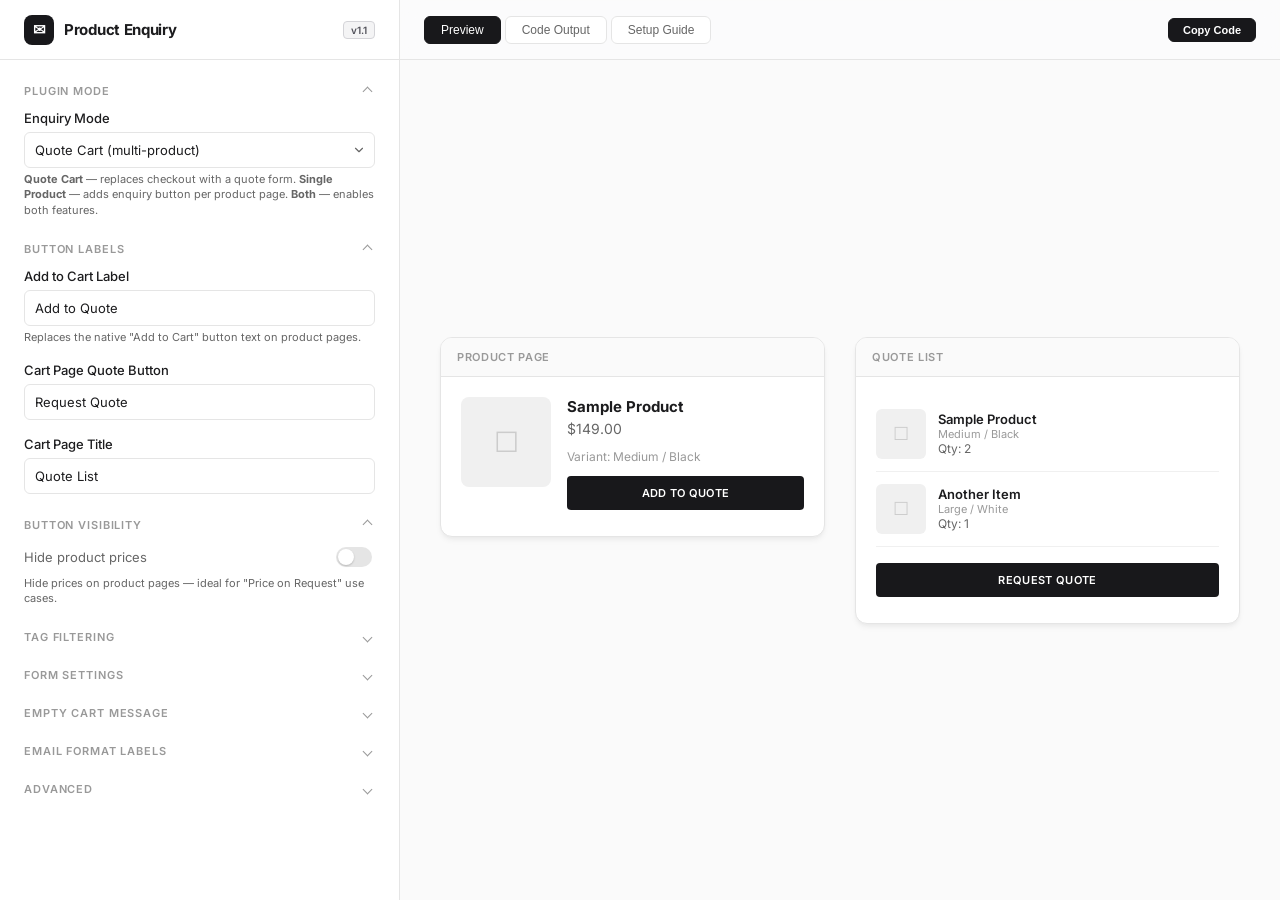
<file: config-generator.html>
<!DOCTYPE html>
<html lang="en">
<head>
<meta charset="UTF-8" />
<meta name="viewport" content="width=device-width, initial-scale=1.0" />
<title>SDL Product Enquiry — Config Generator</title>

<link rel="preconnect" href="https://fonts.googleapis.com">
<link rel="preconnect" href="https://fonts.gstatic.com" crossorigin>
<link href="https://fonts.googleapis.com/css2?family=Inter:wght@400;500;600;700&family=JetBrains+Mono:wght@400;500&display=swap" rel="stylesheet">

<style>
:root {
  --bg-body: #F5F5F7;
  --bg-sidebar: #FFFFFF;
  --text-main: #1C1C1E;
  --text-secondary: #666666;
  --text-tertiary: #999999;
  --border-light: #E5E5E5;
  --border-hover: #D4D4D4;
  --border-active: #18181B;
  --accent: #18181B;
  --accent-hover: #09090B;
  --accent-contrast: #FFFFFF;
  --shadow-sm: 0 1px 2px rgba(0,0,0,0.04);
  --shadow-md: 0 4px 6px -1px rgba(0,0,0,0.05), 0 2px 4px -1px rgba(0,0,0,0.03);
  --shadow-lg: 0 20px 40px -12px rgba(0,0,0,0.18);
  --radius-sm: 6px;
  --radius-md: 8px;
  --radius-lg: 12px;
  --sidebar-width: 400px;
  --header-height: 60px;
}

* { box-sizing: border-box; outline: none; }

body {
  font-family: 'Inter', sans-serif;
  background: var(--bg-body);
  color: var(--text-main);
  margin: 0; padding: 0;
  height: 100vh;
  display: flex;
  overflow: hidden;
  font-size: 13px;
  -webkit-font-smoothing: antialiased;
}

/* ── SIDEBAR ─────────────────────────────────────────────────────────── */
.sidebar {
  width: var(--sidebar-width);
  background: var(--bg-sidebar);
  border-right: 1px solid var(--border-light);
  display: flex;
  flex-direction: column;
  z-index: 20;
  flex-shrink: 0;
}
.sidebar-header {
  height: var(--header-height);
  padding: 0 24px;
  border-bottom: 1px solid var(--border-light);
  display: flex; align-items: center; justify-content: space-between;
  background: rgba(255,255,255,0.85);
  backdrop-filter: blur(10px);
  flex-shrink: 0;
}
.sidebar-header h2 {
  font-size: 15px; font-weight: 700; margin: 0;
  display: flex; align-items: center; gap: 10px; letter-spacing: -0.02em;
}
.brand-icon {
  width: 30px; height: 30px; background: var(--accent); color: #fff;
  border-radius: 8px; display: inline-flex; align-items: center; justify-content: center; flex-shrink: 0;
  font-size: 15px;
}
.sidebar-header .badge {
  font-size: 10px; background: #F4F4F5; padding: 2px 7px; border-radius: 4px;
  color: #52525B; font-weight: 600; border: 1px solid #D4D4D8;
}
.sidebar-content { flex: 1; overflow-y: auto; padding: 24px; }
.sidebar-content::-webkit-scrollbar { width: 6px; }
.sidebar-content::-webkit-scrollbar-thumb { background: #E5E5E5; border-radius: 3px; }
.sidebar-content::-webkit-scrollbar-thumb:hover { background: #D4D4D4; }

/* ── GROUPS ──────────────────────────────────────────────────────────── */
.group { margin-bottom: 24px; }
.group-header {
  font-size: 11px; font-weight: 600; text-transform: uppercase; letter-spacing: 0.08em;
  color: var(--text-tertiary); margin-bottom: 12px; cursor: pointer;
  display: flex; align-items: center; justify-content: space-between; transition: color 0.2s;
  user-select: none;
}
.group-header:hover { color: var(--text-main); }
.group-header::after {
  content: ''; width: 6px; height: 6px;
  border-right: 1.5px solid currentColor; border-bottom: 1.5px solid currentColor;
  transform: rotate(45deg); transition: transform 0.2s; margin-right: 4px;
}
.group.open .group-header::after { transform: rotate(-135deg); }
.group-body { display: none; }
.group.open .group-body { display: block; animation: slideIn 0.2s ease-out; }
@keyframes slideIn { from { opacity: 0; transform: translateY(-5px); } to { opacity: 1; transform: translateY(0); } }

/* ── CONTROLS ────────────────────────────────────────────────────────── */
.control-row { margin-bottom: 16px; }
label { display: block; font-size: 13px; font-weight: 500; margin-bottom: 6px; color: var(--text-main); }
.helper { font-size: 11px; color: var(--text-secondary); margin-top: 4px; line-height: 1.4; }

input[type="text"], input[type="number"], select {
  width: 100%; height: 36px; padding: 0 10px;
  font-family: inherit; font-size: 13px;
  border: 1px solid var(--border-light); border-radius: var(--radius-sm);
  background: #fff; color: var(--text-main); transition: all 0.15s; appearance: none;
}
input:hover, select:hover { border-color: var(--border-hover); }
input:focus, select:focus { border-color: var(--border-active); box-shadow: 0 0 0 3px rgba(0,0,0,0.08); }
select {
  background-image: url("data:image/svg+xml;charset=UTF-8,%3csvg xmlns='http://www.w3.org/2000/svg' viewBox='0 0 24 24' fill='none' stroke='%23666' stroke-width='2' stroke-linecap='round' stroke-linejoin='round'%3e%3cpolyline points='6 9 12 15 18 9'%3e%3c/polyline%3e%3c/svg%3e");
  background-repeat: no-repeat; background-position: right 8px center; background-size: 14px; padding-right: 30px;
}

.toggle-row {
  display: flex; align-items: center; justify-content: space-between;
  margin-bottom: 12px; min-height: 24px;
}
.toggle-row label { margin: 0; font-weight: 400; color: var(--text-secondary); }
input[type="checkbox"] {
  appearance: none; width: 36px; height: 20px; background: #E5E5E5; border-radius: 20px;
  position: relative; cursor: pointer; transition: 0.2s; border: none; flex-shrink: 0;
}
input[type="checkbox"]::after {
  content: ''; position: absolute; top: 2px; left: 2px; width: 16px; height: 16px;
  background: #fff; border-radius: 50%; box-shadow: 0 1px 2px rgba(0,0,0,0.2);
  transition: 0.2s cubic-bezier(0.4, 0.0, 0.2, 1);
}
input[type="checkbox"]:checked { background: var(--accent); }
input[type="checkbox"]:checked::after { transform: translateX(16px); }

input[type="color"] {
  width: 28px; height: 28px; padding: 0;
  border: 1.5px solid #B8B8B8; border-radius: 50%; overflow: hidden; cursor: pointer; background: none;
}
input[type="color"]::-webkit-color-swatch-wrapper { padding: 0; }
input[type="color"]::-webkit-color-swatch { border: none; border-radius: 50%; }

.color-row {
  display: flex; align-items: center; justify-content: space-between;
  margin-bottom: 10px;
}
.color-row .color-label { font-size: 12px; font-weight: 500; }

.conditional { display: none; }
.conditional.visible { display: block; animation: slideIn 0.15s ease-out; }

/* ── MAIN AREA ───────────────────────────────────────────────────────── */
.main { flex: 1; display: flex; flex-direction: column; min-width: 0; }
.main-header {
  height: var(--header-height);
  padding: 0 24px;
  border-bottom: 1px solid var(--border-light);
  display: flex; align-items: center; justify-content: space-between;
  background: rgba(255,255,255,0.6);
  backdrop-filter: blur(10px);
  flex-shrink: 0;
}
.tab-bar { display: flex; gap: 4px; }
.tab-btn {
  padding: 6px 16px; font-size: 12px; font-weight: 500;
  border: 1px solid var(--border-light); border-radius: 6px;
  background: #fff; color: var(--text-secondary);
  cursor: pointer; transition: all 0.15s;
}
.tab-btn:hover { border-color: var(--border-hover); color: var(--text-main); }
.tab-btn.active { background: var(--accent); color: #fff; border-color: var(--accent); }

.main-body { flex: 1; overflow: auto; position: relative; }
.tab-panel { display: none; height: 100%; }
.tab-panel.active { display: flex; flex-direction: column; }

/* ── PREVIEW ─────────────────────────────────────────────────────────── */
.preview-area {
  flex: 1; display: flex; align-items: center; justify-content: center;
  padding: 40px; background: #FAFAFA;
}
.preview-split {
  display: flex; gap: 30px; align-items: flex-start; max-width: 900px; width: 100%;
  flex-wrap: wrap; justify-content: center;
}
.preview-split .preview-card { min-width: 320px; max-width: 400px; }
.preview-card {
  background: #fff; border-radius: var(--radius-lg); border: 1px solid var(--border-light);
  box-shadow: var(--shadow-md); overflow: hidden; flex: 1; min-width: 0;
}
.preview-card-header {
  padding: 12px 16px; border-bottom: 1px solid var(--border-light);
  font-size: 11px; font-weight: 600; text-transform: uppercase; letter-spacing: .06em;
  color: var(--text-tertiary); background: #FAFAFA;
}
.preview-card-body { padding: 20px; }

/* mock product */
.mock-product { display: flex; gap: 16px; }
.mock-product-img {
  width: 90px; height: 90px; background: #F0F0F0; border-radius: 8px; flex-shrink: 0;
  display: flex; align-items: center; justify-content: center; color: #CCC; font-size: 28px;
}
.mock-product-info { flex: 1; min-width: 0; }
.mock-product-title { font-size: 15px; font-weight: 700; margin-bottom: 4px; }
.mock-product-price { font-size: 14px; color: var(--text-secondary); margin-bottom: 12px; }
.mock-product-price.hidden-price { display: none; }
.mock-product-variant { font-size: 12px; color: var(--text-tertiary); margin-bottom: 12px; }
.mock-btn {
  display: block; width: 100%; padding: 10px 8px; border: none; cursor: default;
  font-family: inherit; font-size: 11px; font-weight: 600; text-transform: uppercase;
  letter-spacing: .03em; text-align: center; border-radius: 4px; margin-bottom: 6px;
  overflow: hidden; text-overflow: ellipsis; white-space: nowrap;
}
.mock-btn.primary { background: #18181B; color: #fff; }
.mock-btn.secondary { background: #F4F4F5; color: #18181B; border: 1px solid #E5E5E5; }
.mock-btn.hidden-btn { display: none; }

/* mock cart */
.mock-cart-row {
  display: flex; align-items: center; gap: 12px; padding: 12px 0;
  border-bottom: 1px solid #F0F0F0;
}
.mock-cart-thumb {
  width: 50px; height: 50px; background: #F0F0F0; border-radius: 6px; flex-shrink: 0;
  display: flex; align-items: center; justify-content: center; color: #CCC; font-size: 18px;
}
.mock-cart-details { flex: 1; }
.mock-cart-name { font-size: 13px; font-weight: 600; }
.mock-cart-variant { font-size: 11px; color: var(--text-tertiary); }
.mock-cart-qty { font-size: 12px; color: var(--text-secondary); }
.mock-cart-footer { padding-top: 16px; }

/* mock popup */
.mock-popup-overlay {
  display: none;
  position: fixed; top: 0; left: 0; right: 0; bottom: 0;
  background: rgba(0,0,0,0.5); z-index: 1000;
  align-items: center; justify-content: center;
}
.mock-popup-overlay.show { display: flex; }
.mock-popup {
  background: #fff; border-radius: 12px; padding: 28px; width: 420px; max-width: 90vw;
  box-shadow: 0 20px 60px rgba(0,0,0,0.3);
}
.mock-popup h3 { margin: 0 0 16px; font-size: 16px; }
.mock-popup .field { margin-bottom: 12px; }
.mock-popup .field label { font-size: 12px; font-weight: 500; margin-bottom: 4px; }
.mock-popup .field input, .mock-popup .field textarea {
  width: 100%; padding: 8px 10px; border: 1px solid #E5E5E5; border-radius: 6px;
  font-family: inherit; font-size: 12px; resize: none;
}
.mock-popup .field textarea { height: 100px; }
.mock-popup-close {
  position: absolute; top: 12px; right: 16px; background: none; border: none;
  font-size: 20px; cursor: pointer; color: #999;
}

/* ── CODE OUTPUT ─────────────────────────────────────────────────────── */
.code-area { flex: 1; padding: 24px; overflow: auto; }
.code-block-wrap { margin-bottom: 24px; }
.code-block-header {
  display: flex; align-items: center; justify-content: space-between;
  padding: 10px 16px; background: #1E1E1E; border-radius: 8px 8px 0 0;
  font-size: 12px; color: #A0A0A0;
}
.copy-btn {
  padding: 4px 12px; font-size: 11px; font-weight: 500;
  background: rgba(255,255,255,0.1); color: #ccc; border: 1px solid rgba(255,255,255,0.15);
  border-radius: 4px; cursor: pointer; transition: all 0.15s;
}
.copy-btn:hover { background: rgba(255,255,255,0.2); color: #fff; }
.copy-btn.copied { background: #22C55E; color: #fff; border-color: #22C55E; }
.copy-btn.sidebar-copy {
  background: var(--accent); color: var(--accent-contrast);
  border: 1px solid var(--accent); padding: 5px 14px; font-size: 11px;
  font-weight: 600; border-radius: 6px; cursor: pointer; transition: all 0.15s;
}
.copy-btn.sidebar-copy:hover { background: var(--accent-hover); }
.copy-btn.sidebar-copy.copied { background: #22C55E; border-color: #22C55E; }
pre {
  margin: 0; padding: 16px; background: #282828; border-radius: 0 0 8px 8px;
  overflow-x: auto; font-family: 'JetBrains Mono', monospace; font-size: 12px;
  line-height: 1.6; color: #E0E0E0; white-space: pre-wrap; word-break: break-all;
}
.code-note {
  background: #FFFBEB; border: 1px solid #FDE68A; border-radius: 8px;
  padding: 12px 16px; font-size: 12px; line-height: 1.5; color: #92400E; margin-bottom: 20px;
}
.code-note strong { color: #78350F; }

/* ── SETUP GUIDE ─────────────────────────────────────────────────────── */
.guide-area { flex: 1; padding: 32px 40px; overflow: auto; max-width: 720px; margin: 0 auto; }
.guide-area h3 { font-size: 18px; font-weight: 700; margin: 0 0 8px; }
.guide-area .subtitle { font-size: 13px; color: var(--text-secondary); margin-bottom: 28px; }
.step {
  display: flex; gap: 16px; margin-bottom: 28px; padding-bottom: 28px;
  border-bottom: 1px solid var(--border-light);
}
.step:last-child { border-bottom: none; }
.step-num {
  width: 32px; height: 32px; background: var(--accent); color: #fff;
  border-radius: 50%; display: flex; align-items: center; justify-content: center;
  font-size: 14px; font-weight: 700; flex-shrink: 0;
}
.step-content { flex: 1; }
.step-content h4 { margin: 0 0 6px; font-size: 14px; font-weight: 600; }
.step-content p { margin: 0; font-size: 13px; color: var(--text-secondary); line-height: 1.6; }
.step-content code {
  background: #F4F4F5; padding: 2px 6px; border-radius: 4px; font-family: 'JetBrains Mono', monospace;
  font-size: 11px; color: #18181B;
}
</style>
</head>
<body>

<!-- ═══════════════ SIDEBAR ═══════════════ -->
<div class="sidebar">
  <div class="sidebar-header">
    <h2><span class="brand-icon">✉</span> Product Enquiry</h2>
    <span class="badge">v1.1</span>
  </div>
  <div class="sidebar-content">

    <!-- MODE -->
    <div class="group open">
      <div class="group-header" onclick="this.parentElement.classList.toggle('open')">Plugin Mode</div>
      <div class="group-body">
        <div class="control-row">
          <label>Enquiry Mode</label>
          <select id="cfg-mode" onchange="update()">
            <option value="quote-cart">Quote Cart (multi-product)</option>
            <option value="single-product">Single Product Enquiry</option>
            <option value="both">Both (Cart + Single Product)</option>
          </select>
          <p class="helper"><strong>Quote Cart</strong> — replaces checkout with a quote form. <strong>Single Product</strong> — adds enquiry button per product page. <strong>Both</strong> — enables both features.</p>
        </div>
      </div>
    </div>

    <!-- BUTTON LABELS -->
    <div class="group open">
      <div class="group-header" onclick="this.parentElement.classList.toggle('open')">Button Labels</div>
      <div class="group-body">
        <div class="control-row" id="wrap-addToCartLabel">
          <label>Add to Cart Label</label>
          <input type="text" id="cfg-addToCartLabel" value="Add to Quote" oninput="update()">
          <p class="helper">Replaces the native "Add to Cart" button text on product pages.</p>
        </div>
        <div class="control-row" id="wrap-quoteBtnLabel">
          <label>Cart Page Quote Button</label>
          <input type="text" id="cfg-quoteBtnLabel" value="Request Quote" oninput="update()">
        </div>
        <div class="control-row" id="wrap-singleEnquiryLabel">
          <label>Single Product Enquiry Button</label>
          <input type="text" id="cfg-singleEnquiryLabel" value="Enquire Now" oninput="update()">
        </div>
        <div class="control-row" id="wrap-cartPageTitle">
          <label>Cart Page Title</label>
          <input type="text" id="cfg-cartPageTitle" value="Quote List" oninput="update()">
        </div>
      </div>
    </div>

    <!-- BUTTON VISIBILITY -->
    <div class="group open">
      <div class="group-header" onclick="this.parentElement.classList.toggle('open')">Button Visibility</div>
      <div class="group-body">
        <div class="toggle-row">
          <label>Hide product prices</label>
          <input type="checkbox" id="cfg-hidePrice" onchange="update()">
        </div>
        <p class="helper" style="margin-top:-6px;margin-bottom:12px">Hide prices on product pages — ideal for "Price on Request" use cases.</p>
      </div>
    </div>

    <!-- TAG FILTERING -->
    <div class="group">
      <div class="group-header" onclick="this.parentElement.classList.toggle('open')">Tag Filtering</div>
      <div class="group-body">
        <div class="toggle-row">
          <label>Enable tag filtering</label>
          <input type="checkbox" id="cfg-filterByTag" onchange="update()">
        </div>
        <p class="helper" style="margin-top:-6px;margin-bottom:12px">Only apply enquiry to products with a specific tag. Leave unchecked to apply to all products.</p>
        <div class="conditional" id="tag-options">
          <div class="control-row">
            <label>Enquiry Tag</label>
            <input type="text" id="cfg-enquiryTag" value="enquiry" oninput="update()">
            <p class="helper">Products with this tag will show the Enquiry button.</p>
          </div>
          <div class="control-row">
            <label>Exclude Tag (optional)</label>
            <input type="text" id="cfg-excludeTag" value="" oninput="update()">
            <p class="helper">Products with this tag will always keep the normal buy flow.</p>
          </div>
        </div>
      </div>
    </div>

    <!-- FORM SETTINGS -->
    <div class="group">
      <div class="group-header" onclick="this.parentElement.classList.toggle('open')">Form Settings</div>
      <div class="group-body">
        <div class="control-row">
          <label>Form Page URL</label>
          <input type="text" id="cfg-formPageUrl" value="/enquiry-form" oninput="update()">
          <p class="helper">URL of a page containing your enquiry form. The form will open in a popup. Leave empty to use the footer lightbox approach instead.</p>
        </div>
        <div class="control-row">
          <label>Form Field Label</label>
          <input type="text" id="cfg-fieldName" value="Cart" oninput="update()">
          <p class="helper">Must match the label of the textarea field in your form block.</p>
        </div>
        <div class="toggle-row">
          <label>Include prices in form data</label>
          <input type="checkbox" id="cfg-includePrices" onchange="update()">
        </div>
        <div class="toggle-row">
          <label>Include product URL</label>
          <input type="checkbox" id="cfg-includeProductUrl" checked onchange="update()">
        </div>
      </div>
    </div>

    <!-- EMPTY CART -->
    <div class="group" id="wrap-emptyCart">
      <div class="group-header" onclick="this.parentElement.classList.toggle('open')">Empty Cart Message</div>
      <div class="group-body">
        <div class="control-row">
          <label>Empty Message</label>
          <input type="text" id="cfg-emptyCartMessage" value="Your quote list is empty." oninput="update()">
        </div>
      </div>
    </div>

    <!-- EMAIL LABELS -->
    <div class="group">
      <div class="group-header" onclick="this.parentElement.classList.toggle('open')">Email Format Labels</div>
      <div class="group-body">
        <div class="control-row">
          <label>Item Label</label>
          <input type="text" id="cfg-labelItem" value="Item" oninput="update()">
        </div>
        <div class="control-row">
          <label>Title Label</label>
          <input type="text" id="cfg-labelTitle" value="Title" oninput="update()">
        </div>
        <div class="control-row">
          <label>Variant Label</label>
          <input type="text" id="cfg-labelVariant" value="Variant(s)" oninput="update()">
        </div>
        <div class="control-row">
          <label>SKU Label</label>
          <input type="text" id="cfg-labelSku" value="SKU" oninput="update()">
        </div>
        <div class="control-row">
          <label>Quantity Label</label>
          <input type="text" id="cfg-labelQty" value="Qty" oninput="update()">
        </div>
        <div class="control-row">
          <label>Price Label</label>
          <input type="text" id="cfg-labelPrice" value="Price" oninput="update()">
        </div>
        <div class="control-row">
          <label>Summary Text</label>
          <input type="text" id="cfg-summaryText" value="Quote contains" oninput="update()">
        </div>
      </div>
    </div>

    <!-- ADVANCED -->
    <div class="group">
      <div class="group-header" onclick="this.parentElement.classList.toggle('open')">Advanced</div>
      <div class="group-body">
        <div class="control-row">
          <label>Execution Delay (ms)</label>
          <input type="number" id="cfg-executionDelay" value="500" oninput="update()">
          <p class="helper">Delay before filling form data after lightbox opens. Increase if form fields aren't populated.</p>
        </div>
      </div>
    </div>

  </div>
</div>

<!-- ═══════════════ MAIN ═══════════════ -->
<div class="main">
  <div class="main-header">
    <div class="tab-bar">
      <button class="tab-btn active" onclick="switchTab('preview',this)">Preview</button>
      <button class="tab-btn" onclick="switchTab('code',this)">Code Output</button>
      <button class="tab-btn" onclick="switchTab('guide',this)">Setup Guide</button>
    </div>
    <button class="copy-btn sidebar-copy" onclick="copyCode('code-full',this)">Copy Code</button>
  </div>
  <div class="main-body">

    <!-- PREVIEW TAB -->
    <div class="tab-panel active" id="panel-preview">
      <div class="preview-area">
        <div class="preview-split">

          <!-- Product Page Mock -->
          <div class="preview-card" id="card-product">
            <div class="preview-card-header">Product Page</div>
            <div class="preview-card-body">
              <div class="mock-product">
                <div class="mock-product-img">☐</div>
                <div class="mock-product-info">
                  <div class="mock-product-title">Sample Product</div>
                  <div class="mock-product-price" id="prev-price">$149.00</div>
                  <div class="mock-product-variant">Variant: Medium / Black</div>
                  <button class="mock-btn primary" id="prev-addToCart">Add to Quote</button>
                  <button class="mock-btn primary" id="prev-enquiryBtn" style="display:none">Enquire Now</button>
                </div>
              </div>
            </div>
          </div>

          <!-- Cart Page Mock -->
          <div class="preview-card" id="card-cart">
            <div class="preview-card-header" id="prev-cartHeader">Quote List</div>
            <div class="preview-card-body">
              <div class="mock-cart-row">
                <div class="mock-cart-thumb">☐</div>
                <div class="mock-cart-details">
                  <div class="mock-cart-name">Sample Product</div>
                  <div class="mock-cart-variant">Medium / Black</div>
                  <div class="mock-cart-qty">Qty: 2</div>
                </div>
              </div>
              <div class="mock-cart-row">
                <div class="mock-cart-thumb">☐</div>
                <div class="mock-cart-details">
                  <div class="mock-cart-name">Another Item</div>
                  <div class="mock-cart-variant">Large / White</div>
                  <div class="mock-cart-qty">Qty: 1</div>
                </div>
              </div>
              <div class="mock-cart-footer">
                <button class="mock-btn secondary" id="prev-checkoutBtn">Checkout</button>
                <button class="mock-btn primary" id="prev-quoteBtn">Request Quote</button>
              </div>
            </div>
          </div>
        </div>
      </div>
    </div>

    <!-- CODE TAB -->
    <div class="tab-panel" id="panel-code">
      <div class="code-area">
        <div class="code-note">
          <strong>Installation:</strong> Copy the code below and paste it into
          <em>Settings → Advanced → Code Injection → Header</em>.
          See the <strong>Setup Guide</strong> tab for full instructions.
        </div>

        <div class="code-block-wrap">
          <div class="code-block-header">
            <span>Code Injection (Settings → Advanced → Code Injection → Header)</span>
            <button class="copy-btn" onclick="copyCode('code-full',this)">Copy</button>
          </div>
          <pre id="code-full"></pre>
        </div>
      </div>
    </div>

    <!-- GUIDE TAB -->
    <div class="tab-panel" id="panel-guide">
      <div class="guide-area">
        <h3>Setup Guide</h3>
        <p class="subtitle">Follow these steps to install the Product Enquiry plugin on your Squarespace site.</p>

        <div class="step">
          <div class="step-num">1</div>
          <div class="step-content">
            <h4>Create the Enquiry Form</h4>
            <p>Create a new page (e.g. <code>/enquiry-form</code>) and add a <strong>Form Block</strong> to it. Design the form with the fields you want (Name, Email, Phone, Message, etc.). Add one <strong>Textarea</strong> field and set its label to match the <code>Form Field Label</code> setting (default: <code>Cart</code>). Enter the page URL in the <em>Form Page URL</em> setting. The form will load in a popup when users click the enquiry button. <em>Alternatively</em>, leave Form Page URL empty and add the form to your site footer as a lightbox (legacy approach).</p>
          </div>
        </div>

        <div class="step">
          <div class="step-num">2</div>
          <div class="step-content">
            <h4>Configure Form Storage</h4>
            <p>Make sure the form is set to send submissions to your <strong>email</strong> (Form → Storage → Email). You'll receive product details directly in the email when customers submit enquiries.</p>
          </div>
        </div>

        <div class="step">
          <div class="step-num">3</div>
          <div class="step-content">
            <h4>Configure the Plugin</h4>
            <p>Use the sidebar controls to configure your plugin settings. Choose your <strong>mode</strong> (Quote Cart, Single Product, or Both), set your <strong>button labels</strong>, and adjust visibility options. If you want to apply the enquiry only to specific products, enable <strong>Tag Filtering</strong> and add a tag like <code>enquiry</code> to those products.</p>
          </div>
        </div>

        <div class="step">
          <div class="step-num">4</div>
          <div class="step-content">
            <h4>Copy the Code</h4>
            <p>Go to the <strong>Code Output</strong> tab (or use the <strong>Copy Code</strong> button in the sidebar header), copy the full code snippet, and paste it into <strong>Settings → Advanced → Code Injection → Header</strong> in your Squarespace admin.</p>
          </div>
        </div>

        <div class="step">
          <div class="step-num">5</div>
          <div class="step-content">
            <h4>Tag Your Products (if using tag filtering)</h4>
            <p>If tag filtering is enabled, go to each product you want to add enquiry functionality to and add the tag you configured (default: <code>enquiry</code>). Products without the tag will keep the normal purchase flow. Make sure the tag in Squarespace exactly matches the <code>Enquiry Tag</code> value in your config.</p>
          </div>
        </div>

        <div class="step">
          <div class="step-num">6</div>
          <div class="step-content">
            <h4>How It Works</h4>
            <p>This plugin automatically <strong>hides the native Add to Cart and Checkout buttons</strong> and replaces them with enquiry/quote buttons. Squarespace uses a single cart for all products, so hiding checkout prevents customers from accidentally purchasing items meant for quoting. When tag filtering is enabled, only tagged products will show enquiry buttons — untagged products keep the normal purchase flow.</p>
          </div>
        </div>

        <div class="step">
          <div class="step-num">7</div>
          <div class="step-content">
            <h4>Optional: Hide the Cart Field</h4>
            <p>To hide the auto-filled "Cart" textarea from the popup form, add this CSS to <strong>Design → Custom CSS</strong>:</p>
            <p><code>.lightbox-inner .field-list .form-item:has(label[for] .title:not(:empty)) { /* target the Cart field by its wrapper */ }</code></p>
            <p>Or simply position it off-screen. The exact CSS depends on your form structure.</p>
          </div>
        </div>

        <div class="step">
          <div class="step-num">8</div>
          <div class="step-content">
            <h4>Test & Go Live</h4>
            <p>Visit a product page and click the Enquiry button (or add products to cart and test the quote form). Verify that the form popup shows the correct product details. Submit a test enquiry and check your email.</p>
          </div>
        </div>

      </div>
    </div>

  </div>
</div>

<!-- popup mock -->
<div class="mock-popup-overlay" id="mockPopup" onclick="if(event.target===this)this.classList.remove('show')">
  <div class="mock-popup" style="position:relative">
    <button class="mock-popup-close" onclick="document.getElementById('mockPopup').classList.remove('show')">✕</button>
    <h3>Enquiry Form</h3>
    <div class="field"><label>Name</label><input type="text" placeholder="Your name" disabled></div>
    <div class="field"><label>Email</label><input type="text" placeholder="you@example.com" disabled></div>
    <div class="field"><label id="popup-field-label">Cart</label><textarea id="popup-field-value" disabled></textarea></div>
    <button class="mock-btn primary" style="margin-top:12px">Submit Enquiry</button>
  </div>
</div>

<script>
const V = id => document.getElementById(id);
const $ = sel => document.querySelector(sel);

function switchTab(name, btn) {
  document.querySelectorAll('.tab-btn').forEach(b => b.classList.remove('active'));
  document.querySelectorAll('.tab-panel').forEach(p => p.classList.remove('active'));
  btn.classList.add('active');
  V('panel-' + name).classList.add('active');
}

function getVal(id) {
  const el = V(id);
  if (!el) return '';
  if (el.type === 'checkbox') return el.checked;
  return el.value;
}

function update() {
  const mode = getVal('cfg-mode');

  // conditional visibility
  const isCart = mode === 'quote-cart' || mode === 'both';
  const isSingle = mode === 'single-product' || mode === 'both';

  V('wrap-addToCartLabel').style.display = isCart ? '' : 'none';
  V('wrap-quoteBtnLabel').style.display = isCart ? '' : 'none';
  V('wrap-cartPageTitle').style.display = isCart ? '' : 'none';
  V('wrap-singleEnquiryLabel').style.display = isSingle ? '' : 'none';
  V('wrap-emptyCart').style.display = isCart ? '' : 'none';

  const filterByTag = getVal('cfg-filterByTag');
  V('tag-options').classList.toggle('visible', filterByTag);

  // preview updates
  updatePreview(mode, isCart, isSingle);

  // code output
  generateCode();
}

function updatePreview(mode, isCart, isSingle) {
  const addToCartLabel = getVal('cfg-addToCartLabel') || 'Add to Quote';
  const quoteBtnLabel = getVal('cfg-quoteBtnLabel') || 'Request Quote';
  const singleLabel = getVal('cfg-singleEnquiryLabel') || 'Enquire Now';
  const cartTitle = getVal('cfg-cartPageTitle') || 'Quote List';
  const hidePrice = getVal('cfg-hidePrice');

  // product card
  const addBtn = V('prev-addToCart');
  const enquiryBtn = V('prev-enquiryBtn');

  if (mode === 'quote-cart') {
    addBtn.style.display = '';
    addBtn.innerText = addToCartLabel;
    addBtn.classList.remove('secondary');
    addBtn.classList.add('primary');
    enquiryBtn.style.display = 'none';
  } else if (mode === 'single-product') {
    addBtn.style.display = 'none';
    enquiryBtn.style.display = '';
    enquiryBtn.innerText = singleLabel;
  } else {
    addBtn.style.display = '';
    addBtn.innerText = addToCartLabel;
    addBtn.classList.remove('secondary');
    addBtn.classList.add('primary');
    enquiryBtn.style.display = '';
    enquiryBtn.innerText = singleLabel;
  }

  // price
  V('prev-price').classList.toggle('hidden-price', hidePrice);

  // cart card
  V('card-cart').style.display = isCart ? '' : 'none';
  V('prev-cartHeader').innerText = cartTitle;
  V('prev-checkoutBtn').style.display = 'none';
  V('prev-quoteBtn').innerText = quoteBtnLabel;

  // wire up preview click for popup
  enquiryBtn.onclick = () => showMockPopup('single');
  V('prev-quoteBtn').onclick = () => showMockPopup('cart');
}

function showMockPopup(type) {
  const fieldLabel = getVal('cfg-fieldName') || 'Cart';
  V('popup-field-label').innerText = fieldLabel;

  let val = '';
  if (type === 'cart') {
    const lItem = getVal('cfg-labelItem') || 'Item';
    const lVariant = getVal('cfg-labelVariant') || 'Variant(s)';
    const lQty = getVal('cfg-labelQty') || 'Qty';
    const lSku = getVal('cfg-labelSku') || 'SKU';
    const lPrice = getVal('cfg-labelPrice') || 'Price';
    const summary = getVal('cfg-summaryText') || 'Quote contains';
    const incPrice = getVal('cfg-includePrices');

    val += lItem + ' 1: Sample Product\n';
    val += lVariant + ': Medium / Black\n';
    val += lQty + ': 2\n';
    if (incPrice) val += lPrice + ': $149.00\n';
    val += '----------------------\n';
    val += lItem + ' 2: Another Item\n';
    val += lVariant + ': Large / White\n';
    val += lQty + ': 1\n';
    if (incPrice) val += lPrice + ': $89.00\n';
    val += '----------------------\n';
    val += '\n' + summary + ': 3 items.\n';
  } else {
    const lTitle = getVal('cfg-labelTitle') || 'Title';
    const lVariant = getVal('cfg-labelVariant') || 'Variant(s)';
    const lQty = getVal('cfg-labelQty') || 'Qty';
    const lPrice = getVal('cfg-labelPrice') || 'Price';
    const incPrice = getVal('cfg-includePrices');
    const incUrl = getVal('cfg-includeProductUrl');

    val += lTitle + ': Sample Product\n';
    val += lVariant + ': Medium / Black\n';
    val += lQty + ': 1\n';
    if (incPrice) val += lPrice + ': $149.00\n';
    if (incUrl) val += 'URL: https://yoursite.com/products/sample-product\n';
  }

  V('popup-field-value').value = val;
  V('mockPopup').classList.add('show');
}

function generateCode() {
  const cfg = {};

  const fields = [
    ['mode','quote-cart'], ['formPageUrl','/enquiry-form'], ['fieldName','Cart'],
    ['addToCartLabel','Add to Quote'], ['quoteBtnLabel','Request Quote'],
    ['singleEnquiryLabel','Enquire Now'], ['cartPageTitle','Quote List'],
    ['hidePrice',false],
    ['filterByTag',false], ['enquiryTag','enquiry'], ['excludeTag',''],
    ['emptyCartMessage','Your quote list is empty.'],
    ['includePrices',false], ['includeProductUrl',true],
    ['labelItem','Item'], ['labelTitle','Title'], ['labelVariant','Variant(s)'],
    ['labelSku','SKU'], ['labelQty','Qty'], ['labelPrice','Price'],
    ['summaryText','Quote contains'],
    ['executionDelay',500]
  ];

  fields.forEach(([key, def]) => {
    const val = getVal('cfg-' + key);
    if (typeof def === 'boolean') {
      cfg[key] = val;
    } else if (typeof def === 'number') {
      const n = parseInt(val, 10);
      if (!isNaN(n)) cfg[key] = n;
    } else {
      if (val !== '') cfg[key] = val;
    }
  });

  // remove empty optional strings
  if (!cfg.excludeTag) delete cfg.excludeTag;

  // remove tag settings when filtering is disabled
  if (!cfg.filterByTag) {
    delete cfg.filterByTag;
    delete cfg.enquiryTag;
    delete cfg.excludeTag;
  }

  let configStr = 'window.SDL_ENQUIRY_CONFIG = ' + JSON.stringify(cfg, null, 2) + ';';

  const fullCode = '<script>\n' + configStr + '\n<\/script>\n\n<script src="https://cdn.jsdelivr.net/gh/square-design-lab/Product-Quote-Form@latest/enquiry.min.js"><\/script>\n<link rel="stylesheet" href="https://cdn.jsdelivr.net/gh/square-design-lab/Product-Quote-Form@latest/enquiry.min.css">';

  V('code-full').textContent = fullCode;
}

function copyCode(id, btn) {
  const text = V(id).textContent;
  navigator.clipboard.writeText(text).then(() => {
    btn.classList.add('copied');
    btn.textContent = 'Copied!';
    setTimeout(() => { btn.classList.remove('copied'); btn.textContent = 'Copy'; }, 1500);
  });
}

// init
update();
</script>
</body>
</html>
</file>
